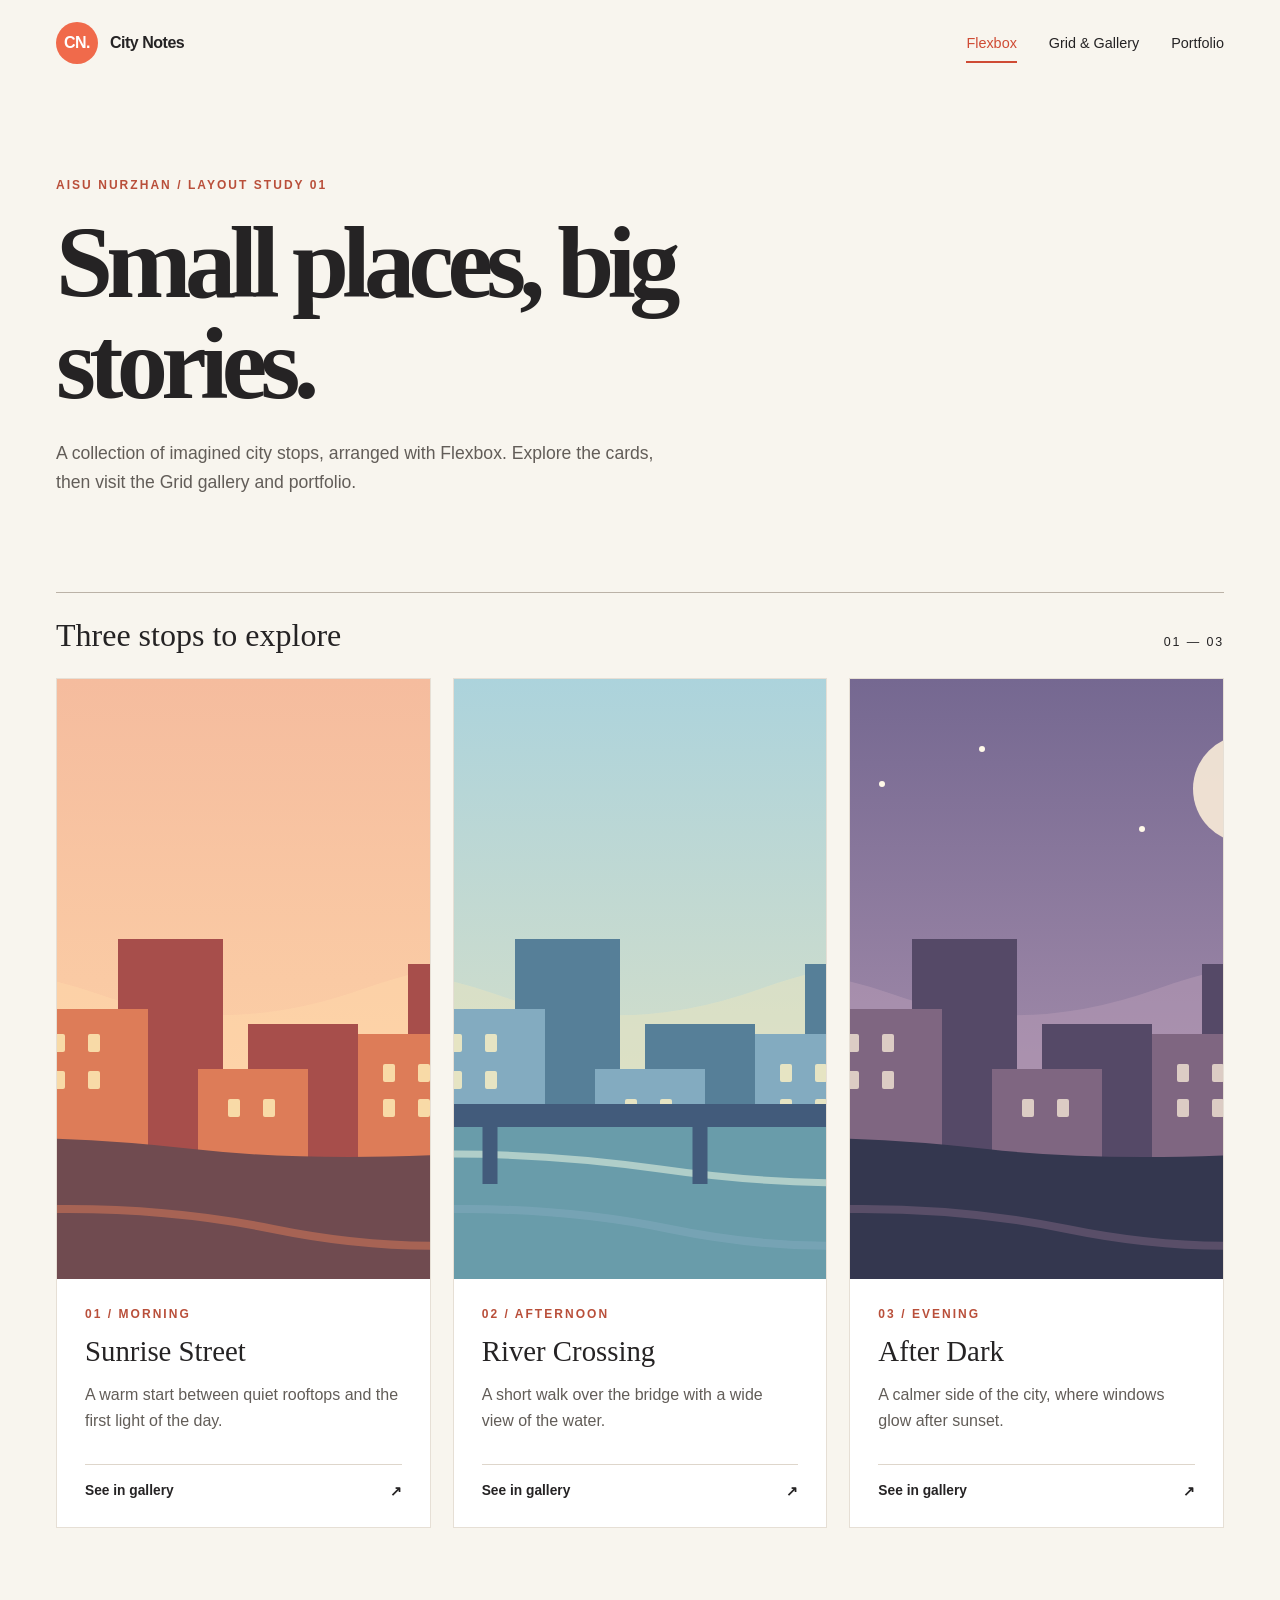
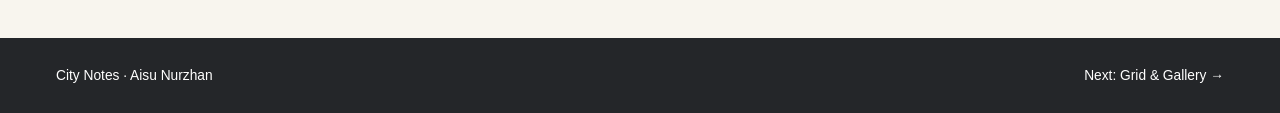
<file: index.html>
<!doctype html>
<html lang="en">
<head>
  <meta charset="utf-8">
  <meta name="viewport" content="width=device-width, initial-scale=1">
  <title>City Notes | Flexbox</title>
  <link rel="stylesheet" href="styles/flex.css">
</head>
<body>
  <header class="site-header">
    <a class="logo" href="index.html" aria-label="City Notes home"><span class="logo-mark">CN.</span> City Notes</a>
    <nav aria-label="Main navigation">
      <ul class="nav-links">
        <li><a aria-current="page" href="index.html">Flexbox</a></li>
        <li><a href="grid.html">Grid &amp; Gallery</a></li>
        <li><a href="portfolio.html">Portfolio</a></li>
      </ul>
    </nav>
  </header>

  <main>
    <section class="intro" aria-labelledby="page-title">
      <p class="eyebrow">Aisu Nurzhan / Layout study 01</p>
      <h1 id="page-title">Small places, big stories.</h1>
      <p>A collection of imagined city stops, arranged with Flexbox. Explore the cards, then visit the Grid gallery and portfolio.</p>
    </section>

    <section class="places" aria-labelledby="places-title">
      <div class="section-heading"><h2 id="places-title">Three stops to explore</h2><span>01 — 03</span></div>
      <div class="card-row">
        <article class="place-card">
          <img src="assets/scene-1.svg" alt="Terracotta buildings beneath a peach sun" width="800" height="600">
          <div class="card-content"><span class="number">01 / Morning</span><h3>Sunrise Street</h3><p>A warm start between quiet rooftops and the first light of the day.</p><a class="card-button" href="grid.html#sunrise-street">See in gallery <span aria-hidden="true">↗</span></a></div>
        </article>
        <article class="place-card">
          <img src="assets/scene-4.svg" alt="Blue river and a bridge between city buildings" width="800" height="600">
          <div class="card-content"><span class="number">02 / Afternoon</span><h3>River Crossing</h3><p>A short walk over the bridge with a wide view of the water.</p><a class="card-button" href="grid.html#river-crossing">See in gallery <span aria-hidden="true">↗</span></a></div>
        </article>
        <article class="place-card">
          <img src="assets/scene-8.svg" alt="Purple evening skyline with a bright moon" width="800" height="600">
          <div class="card-content"><span class="number">03 / Evening</span><h3>After Dark</h3><p>A calmer side of the city, where windows glow after sunset.</p><a class="card-button" href="grid.html#after-dark">See in gallery <span aria-hidden="true">↗</span></a></div>
        </article>
      </div>
    </section>
  </main>
  <footer><span>City Notes · Aisu Nurzhan</span><a href="grid.html">Next: Grid &amp; Gallery →</a></footer>
</body>
</html>
</file>
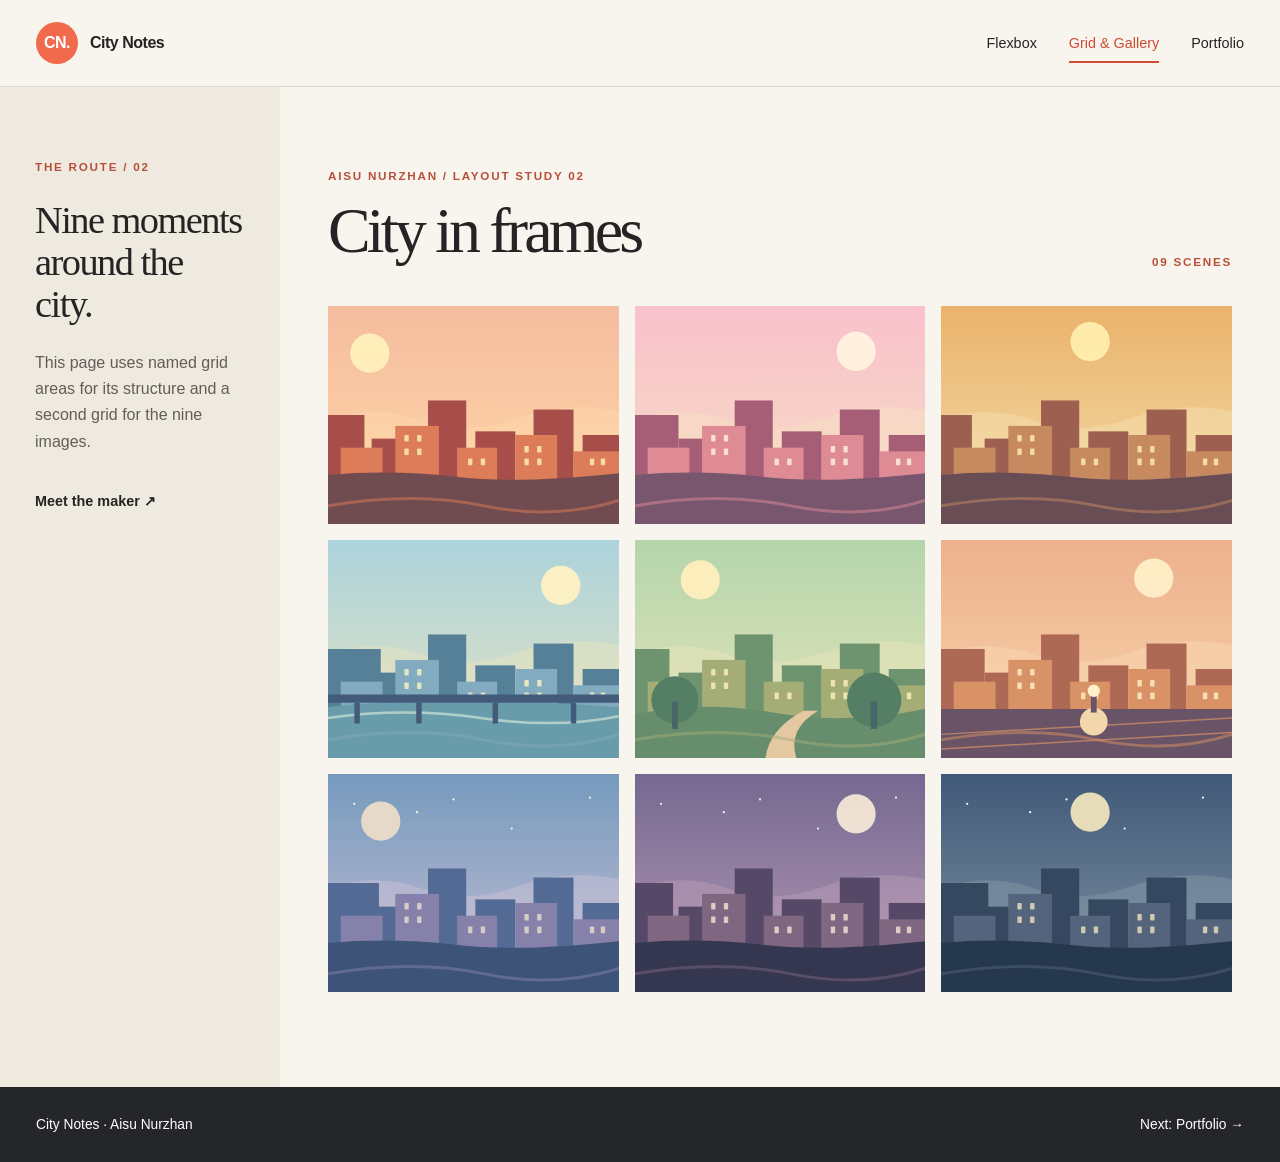
<file: grid.html>
<!doctype html>
<html lang="en">
<head>
  <meta charset="utf-8">
  <meta name="viewport" content="width=device-width, initial-scale=1">
  <title>City Notes | Grid &amp; Gallery</title>
  <link rel="stylesheet" href="styles/grid.css">
</head>
<body>
  <div class="page-grid">
    <header class="site-header">
      <a class="logo" href="index.html" aria-label="City Notes home"><span class="logo-mark">CN.</span> City Notes</a>
      <nav aria-label="Main navigation"><ul class="nav-links"><li><a href="index.html">Flexbox</a></li><li><a aria-current="page" href="grid.html">Grid &amp; Gallery</a></li><li><a href="portfolio.html">Portfolio</a></li></ul></nav>
    </header>

    <aside class="sidebar" aria-labelledby="sidebar-title">
      <span class="side-index">THE ROUTE / 02</span>
      <h2 id="sidebar-title">Nine moments around the city.</h2>
      <p>This page uses named grid areas for its structure and a second grid for the nine images.</p>
      <a href="portfolio.html">Meet the maker ↗</a>
    </aside>

    <main class="main-content">
      <div class="heading"><div><p class="eyebrow">Aisu Nurzhan / Layout study 02</p><h1>City in frames</h1></div><span>09 scenes</span></div>
      <div class="gallery" aria-label="Illustrated city gallery">
        <figure id="sunrise-street" tabindex="0"><img src="assets/scene-1.svg" alt="Terracotta buildings beneath a peach sun" width="800" height="600"><figcaption>01 · Sunrise Street</figcaption></figure>
        <figure tabindex="0"><img src="assets/scene-2.svg" alt="Pink sky above city rooftops" width="800" height="600"><figcaption>02 · Pink Rooftops</figcaption></figure>
        <figure tabindex="0"><img src="assets/scene-3.svg" alt="Golden sky over tall buildings" width="800" height="600"><figcaption>03 · Golden Hour</figcaption></figure>
        <figure id="river-crossing" tabindex="0"><img src="assets/scene-4.svg" alt="Blue river and a bridge between city buildings" width="800" height="600"><figcaption>04 · River Crossing</figcaption></figure>
        <figure tabindex="0"><img src="assets/scene-5.svg" alt="Green park beside a row of houses" width="800" height="600"><figcaption>05 · Park Walk</figcaption></figure>
        <figure tabindex="0"><img src="assets/scene-6.svg" alt="Orange buildings beside a small town square" width="800" height="600"><figcaption>06 · The Square</figcaption></figure>
        <figure tabindex="0"><img src="assets/scene-7.svg" alt="Blue twilight sky behind the skyline" width="800" height="600"><figcaption>07 · Blue Hour</figcaption></figure>
        <figure id="after-dark" tabindex="0"><img src="assets/scene-8.svg" alt="Purple evening skyline with a bright moon" width="800" height="600"><figcaption>08 · After Dark</figcaption></figure>
        <figure tabindex="0"><img src="assets/scene-9.svg" alt="Deep blue night sky above illuminated buildings" width="800" height="600"><figcaption>09 · Night Lights</figcaption></figure>
      </div>
    </main>

    <footer><span>City Notes · Aisu Nurzhan</span><a href="portfolio.html">Next: Portfolio →</a></footer>
  </div>
</body>
</html>
</file>
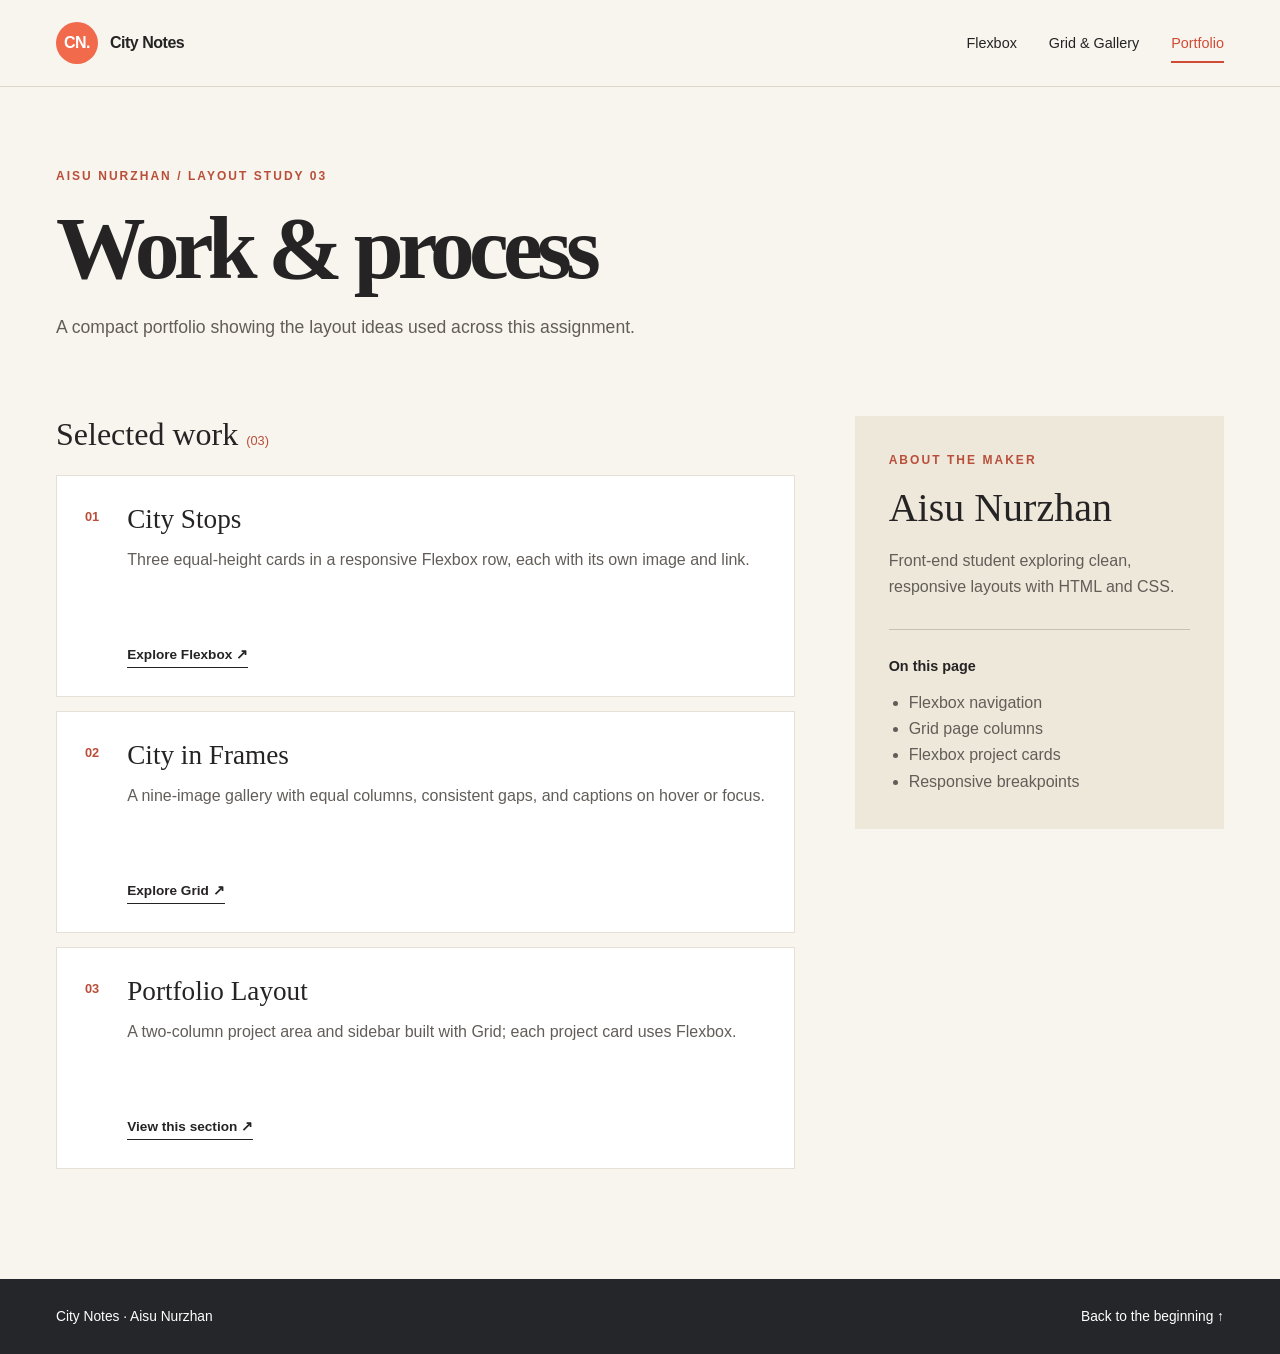
<file: portfolio.html>
<!doctype html>
<html lang="en">
<head>
  <meta charset="utf-8">
  <meta name="viewport" content="width=device-width, initial-scale=1">
  <title>City Notes | Portfolio</title>
  <link rel="stylesheet" href="styles/portfolio.css">
</head>
<body>
  <header class="site-header">
    <a class="logo" href="index.html" aria-label="City Notes home"><span class="logo-mark">CN.</span> City Notes</a>
    <nav aria-label="Main navigation"><ul class="nav-links"><li><a href="index.html">Flexbox</a></li><li><a href="grid.html">Grid &amp; Gallery</a></li><li><a aria-current="page" href="portfolio.html">Portfolio</a></li></ul></nav>
  </header>

  <main>
    <div class="intro"><p class="eyebrow">Aisu Nurzhan / Layout study 03</p><h1>Work &amp; process</h1><p>A compact portfolio showing the layout ideas used across this assignment.</p></div>
    <div class="portfolio-grid">
      <section class="projects" aria-labelledby="projects-title">
        <h2 id="projects-title">Selected work <span>(03)</span></h2>
        <div class="project-list">
          <article class="project-card"><span class="project-number">01</span><div class="project-content"><h3>City Stops</h3><p>Three equal-height cards in a responsive Flexbox row, each with its own image and link.</p><a href="index.html#places-title">Explore Flexbox <span aria-hidden="true">↗</span></a></div></article>
          <article class="project-card"><span class="project-number">02</span><div class="project-content"><h3>City in Frames</h3><p>A nine-image gallery with equal columns, consistent gaps, and captions on hover or focus.</p><a href="grid.html">Explore Grid <span aria-hidden="true">↗</span></a></div></article>
          <article class="project-card"><span class="project-number">03</span><div class="project-content"><h3>Portfolio Layout</h3><p>A two-column project area and sidebar built with Grid; each project card uses Flexbox.</p><a href="#projects-title">View this section <span aria-hidden="true">↗</span></a></div></article>
        </div>
      </section>
      <aside class="about" aria-labelledby="about-title">
        <span class="aside-label">ABOUT THE MAKER</span>
        <h2 id="about-title">Aisu Nurzhan</h2>
        <p>Front-end student exploring clean, responsive layouts with HTML and CSS.</p>
        <div class="divider"></div>
        <h3>On this page</h3>
        <ul><li>Flexbox navigation</li><li>Grid page columns</li><li>Flexbox project cards</li><li>Responsive breakpoints</li></ul>
      </aside>
    </div>
  </main>
  <footer><span>City Notes · Aisu Nurzhan</span><a href="index.html">Back to the beginning ↑</a></footer>
</body>
</html>
</file>
<file: styles/flex.css>
:root {
    font-family: Arial, Helvetica, sans-serif;
    color: #252324;
    background: #f8f5ee;
}

* {
    box-sizing: border-box;
}

html {
    scroll-behavior: smooth;
}

body {
    margin: 0;
}

a {
    color: inherit;
}

img {
    display: block;
    max-width: 100%;
}

.site-header {
    max-width: 1240px;
    margin: auto;
    padding: 22px 36px;
    display: flex;
    justify-content: space-between;
    align-items: center;
    gap: 24px;
}

.logo {
    text-decoration: none;
    font-weight: 700;
    white-space: nowrap;
    letter-spacing: -.03em;
}

.logo-mark {
    display: inline-flex;
    align-items: center;
    justify-content: center;
    background: #f06a4b;
    color: #fff;
    width: 42px;
    height: 42px;
    margin-right: 8px;
    border-radius: 50%;
}

.nav-links {
    display: flex;
    align-items: center;
    gap: 32px;
    list-style: none;
    margin: 0;
    padding: 0;
}

.nav-links a {
    text-decoration: none;
    font-size: .9rem;
    padding: 10px 0;
}

.nav-links a:hover, .nav-links a[aria-current] {
    color: #cf4b34;
    border-bottom: 2px solid #cf4b34;
}

.intro, .places {
    max-width: 1240px;
    margin: auto;
    padding-left: 36px;
    padding-right: 36px;
}

.intro {
    padding-top: 80px;
    padding-bottom: 78px;
    max-width: 1240px;
}

.eyebrow, .number {
    font-size: .75rem;
    font-weight: 700;
    letter-spacing: .17em;
    text-transform: uppercase;
    color: #b94f3a;
}

.intro h1 {
    font-family: Georgia, serif;
    font-size: clamp(3.5rem, 8vw, 7.4rem);
    letter-spacing: -.065em;
    line-height: .99;
    max-width: 790px;
    margin: 20px 0 24px;
}

.intro>p:last-child {
    font-size: 1.1rem;
    line-height: 1.65;
    max-width: 600px;
    color: #625d58;
}

.places {
    padding-bottom: 110px;
}

.section-heading {
    display: flex;
    justify-content: space-between;
    align-items: baseline;
    gap: 20px;
    border-top: 1px solid #bbb2a7;
    padding: 24px 0;
}

.section-heading h2 {
    font-family: Georgia, serif;
    font-weight: 400;
    font-size: 2rem;
    margin: 0;
}

.section-heading span {
    font-size: .78rem;
    letter-spacing: .15em;
}

.card-row {
    display: flex;
    align-items: stretch;
    gap: 22px;
}

.place-card {
    flex: 1 1 0;
    min-width: 0;
    display: flex;
    flex-direction: column;
    background: #fff;
    border: 1px solid #e6dfd5;
    transition: transform .2s, box-shadow .2s;
}

.place-card:hover {
    transform: translateY(-6px);
    box-shadow: 0 18px 30px #32261c18;
}

.place-card img {
    width: 100%;
    aspect-ratio: 4/3;
    object-fit: cover;
}

.card-content {
    display: flex;
    flex-direction: column;
    flex: 1;
    padding: 28px;
}

.card-content h3 {
    font-family: Georgia, serif;
    font-size: 1.8rem;
    font-weight: 400;
    margin: 14px 0;
}

.card-content p {
    line-height: 1.6;
    color: #625d58;
    margin: 0 0 30px;
}

.card-button {
    margin-top: auto;
    display: flex;
    justify-content: space-between;
    align-items: center;
    border-top: 1px solid #ded6cb;
    padding-top: 18px;
    font-size: .86rem;
    font-weight: 700;
    text-decoration: none;
}

.card-button:hover {
    color: #cf4b34;
}

footer {
    background: #242629;
    color: #fff;
    display: flex;
    justify-content: space-between;
    gap: 20px;
    padding: 30px max(36px, calc((100vw - 1168px)/2));
    font-size: .86rem;
}

footer a {
    text-decoration: none;
}

footer a:hover {
    text-decoration: underline;
}

:focus-visible {
    outline: 3px solid #df6346;
    outline-offset: 4px;
}

@media(max-width:800px) {
    .card-row {
        flex-wrap: wrap;
    }
    .place-card {
        flex: 1 1 calc(50% - 22px);
    }
}

@media(max-width:600px) {
    .site-header {
        padding: 20px;
        flex-wrap: wrap;
    }
    .nav-links {
        gap: 16px;
        flex-wrap: wrap;
    }
    .nav-links a {
        font-size: .78rem;
    }
    .intro, .places {
        padding-left: 20px;
        padding-right: 20px;
    }
    .intro {
        padding-top: 55px;
        padding-bottom: 55px;
    }
    .intro h1 {
        font-size: 3.8rem;
    }
    .place-card {
        flex-basis: 100%;
    }
    footer {
        padding: 28px 20px;
        flex-wrap: wrap;
    }
}
</file>
<file: styles/grid.css>
:root {
    font-family: Arial, Helvetica, sans-serif;
    color: #252324;
    background: #f8f5ee;
}

* {
    box-sizing: border-box;
}

body {
    margin: 0;
}

a {
    color: inherit;
}

img {
    display: block;
    max-width: 100%;
}

.page-grid {
    min-height: 100vh;
    display: grid;
    grid-template-columns: minmax(210px, 280px) minmax(0, 1fr);
    grid-template-rows: auto 1fr auto;
    grid-template-areas: "header header" "sidebar main" "footer footer";
}

.site-header {
    grid-area: header;
    display: flex;
    justify-content: space-between;
    align-items: center;
    gap: 24px;
    padding: 22px max(36px, calc((100vw - 1250px)/2));
    border-bottom: 1px solid #ddd5ca;
}

.logo {
    text-decoration: none;
    font-weight: 700;
    white-space: nowrap;
    letter-spacing: -.03em;
}

.logo-mark {
    display: inline-flex;
    align-items: center;
    justify-content: center;
    background: #f06a4b;
    color: #fff;
    width: 42px;
    height: 42px;
    margin-right: 8px;
    border-radius: 50%;
}

.nav-links {
    display: flex;
    align-items: center;
    gap: 32px;
    list-style: none;
    margin: 0;
    padding: 0;
}

.nav-links a {
    text-decoration: none;
    font-size: .9rem;
    padding: 10px 0;
}

.nav-links a:hover, .nav-links a[aria-current] {
    color: #cf4b34;
    border-bottom: 2px solid #cf4b34;
}

.sidebar {
    grid-area: sidebar;
    background: #efeadf;
    padding: 70px 35px;
}

.side-index, .eyebrow, .heading>span {
    font-size: .73rem;
    letter-spacing: .15em;
    font-weight: 700;
    text-transform: uppercase;
    color: #b94f3a;
}

.sidebar h2 {
    font-family: Georgia, serif;
    font-size: 2.4rem;
    line-height: 1.1;
    font-weight: 400;
    letter-spacing: -.04em;
    margin: 24px 0;
}

.sidebar p {
    line-height: 1.65;
    color: #625d58;
}

.sidebar a {
    display: inline-block;
    margin-top: 22px;
    font-size: .9rem;
    font-weight: 700;
    text-decoration: none;
}

.sidebar a:hover {
    color: #b94f3a;
}

.main-content {
    grid-area: main;
    min-width: 0;
    max-width: 1300px;
    width: 100%;
    padding: 70px 48px 95px;
}

.heading {
    display: flex;
    align-items: end;
    justify-content: space-between;
    gap: 20px;
    margin-bottom: 38px;
}

.heading h1 {
    font-family: Georgia, serif;
    font-weight: 400;
    font-size: clamp(3rem, 5vw, 5rem);
    letter-spacing: -.06em;
    margin: 12px 0 0;
}

.gallery {
    display: grid;
    grid-template-columns: repeat(3, minmax(0, 1fr));
    grid-template-rows: repeat(3, minmax(0, 1fr));
    gap: 16px;
}

.gallery figure {
    position: relative;
    overflow: hidden;
    margin: 0;
    aspect-ratio: 4/3;
    background: #ddd;
    outline-offset: 3px;
}

.gallery img {
    width: 100%;
    height: 100%;
    object-fit: cover;
    transition: transform .25s;
}

.gallery figcaption {
    position: absolute;
    inset: auto 0 0;
    color: white;
    padding: 30px 16px 15px;
    background: linear-gradient(transparent, #161619c9);
    font-size: .86rem;
    font-weight: 700;
    opacity: 0;
    transform: translateY(8px);
    transition: opacity .2s, transform .2s;
}

.gallery figure:hover img, .gallery figure:focus img {
    transform: scale(1.055);
}

.gallery figure:hover figcaption, .gallery figure:focus figcaption {
    opacity: 1;
    transform: none;
}

footer {
    grid-area: footer;
    background: #242629;
    color: #fff;
    display: flex;
    justify-content: space-between;
    gap: 20px;
    padding: 30px 36px;
    font-size: .86rem;
}

footer a {
    text-decoration: none;
}

footer a:hover {
    text-decoration: underline;
}

:focus-visible {
    outline: 3px solid #df6346;
    outline-offset: 4px;
}

@media(hover:none) {
    .gallery figcaption {
        opacity: 1;
        transform: none;
    }
}

@media(max-width:900px) {
    .page-grid {
        grid-template-columns: 1fr;
        grid-template-areas: "header" "sidebar" "main" "footer";
    }
    .sidebar {
        padding: 35px;
    }
    .sidebar h2 {
        max-width: 600px;
    }
    .main-content {
        padding: 45px 35px 70px;
    }
}

@media(max-width:600px) {
    .site-header {
        padding: 20px;
        flex-wrap: wrap;
    }
    .nav-links {
        gap: 16px;
        flex-wrap: wrap;
    }
    .nav-links a {
        font-size: .78rem;
    }
    .sidebar {
        padding: 35px 20px;
    }
    .main-content {
        padding: 40px 20px 65px;
    }
    .gallery {
        grid-template-columns: repeat(2, minmax(0, 1fr));
        grid-template-rows: auto;
        gap: 10px;
    }
    .heading h1 {
        font-size: 3rem;
    }
    .heading>span {
        display: none;
    }
    footer {
        padding: 28px 20px;
        flex-wrap: wrap;
    }
}

@media(max-width:390px) {
    .gallery {
        grid-template-columns: 1fr;
    }
}
</file>
<file: styles/portfolio.css>
:root {
    font-family: Arial, Helvetica, sans-serif;
    color: #252324;
    background: #f8f5ee;
}

* {
    box-sizing: border-box;
}

body {
    margin: 0;
    min-height: 100vh;
    display: flex;
    flex-direction: column;
}

a {
    color: inherit;
}

.site-header {
    width: 100%;
    display: flex;
    justify-content: space-between;
    align-items: center;
    gap: 24px;
    padding: 22px max(36px, calc((100vw - 1168px)/2));
    border-bottom: 1px solid #ddd5ca;
}

.logo {
    text-decoration: none;
    font-weight: 700;
    white-space: nowrap;
    letter-spacing: -.03em;
}

.logo-mark {
    display: inline-flex;
    align-items: center;
    justify-content: center;
    background: #f06a4b;
    color: #fff;
    width: 42px;
    height: 42px;
    margin-right: 8px;
    border-radius: 50%;
}

.nav-links {
    display: flex;
    align-items: center;
    gap: 32px;
    list-style: none;
    margin: 0;
    padding: 0;
}

.nav-links a {
    text-decoration: none;
    font-size: .9rem;
    padding: 10px 0;
}

.nav-links a:hover, .nav-links a[aria-current] {
    color: #cf4b34;
    border-bottom: 2px solid #cf4b34;
}

main {
    max-width: 1240px;
    width: 100%;
    margin: auto;
    padding: 70px 36px 110px;
    flex: 1;
}

.eyebrow, .aside-label {
    font-size: .75rem;
    letter-spacing: .17em;
    font-weight: 700;
    color: #b94f3a;
    text-transform: uppercase;
}

.intro h1 {
    font-family: Georgia, serif;
    font-size: clamp(3.5rem, 7vw, 6.7rem);
    line-height: 1;
    letter-spacing: -.065em;
    margin: 20px 0;
}

.intro>p:last-child {
    color: #625d58;
    line-height: 1.6;
    font-size: 1.1rem;
}

.portfolio-grid {
    display: grid;
    grid-template-columns: minmax(0, 2fr) minmax(240px, 1fr);
    align-items: start;
    gap: 60px;
    margin-top: 75px;
}

.projects h2 {
    font-family: Georgia, serif;
    font-size: 2rem;
    font-weight: 400;
    margin: 0 0 22px;
}

.projects h2 span {
    font-family: Arial, sans-serif;
    font-size: .8rem;
    color: #b94f3a;
}

.project-list {
    display: grid;
    gap: 14px;
}

.project-card {
    display: flex;
    gap: 28px;
    background: #fff;
    border: 1px solid #e6dfd5;
    padding: 28px;
}

.project-number {
    color: #b94f3a;
    font-size: .8rem;
    font-weight: 700;
    padding-top: 5px;
}

.project-content {
    display: flex;
    flex-direction: column;
    align-items: flex-start;
    min-height: 164px;
}

.project-content h3 {
    font-family: Georgia, serif;
    font-size: 1.7rem;
    font-weight: 400;
    margin: 0 0 12px;
}

.project-content p {
    color: #625d58;
    line-height: 1.6;
    margin: 0 0 20px;
}

.project-content a {
    margin-top: auto;
    text-decoration: none;
    font-size: .85rem;
    font-weight: 700;
    border-bottom: 1px solid #252324;
    padding-bottom: 5px;
}

.project-content a:hover {
    color: #b94f3a;
    border-color: #b94f3a;
}

.about {
    background: #eee8db;
    padding: 34px;
}

.about h2 {
    font-family: Georgia, serif;
    font-size: 2.5rem;
    line-height: 1.1;
    font-weight: 400;
    margin: 18px 0;
}

.about p, .about li {
    color: #625d58;
    line-height: 1.65;
}

.divider {
    border-top: 1px solid #c9bfb2;
    margin: 28px 0;
}

.about h3 {
    font-size: .9rem;
}

.about ul {
    padding-left: 20px;
    margin-bottom: 0;
}

footer {
    background: #242629;
    color: #fff;
    display: flex;
    justify-content: space-between;
    gap: 20px;
    padding: 30px max(36px, calc((100vw - 1168px)/2));
    font-size: .86rem;
}

footer a {
    text-decoration: none;
}

footer a:hover {
    text-decoration: underline;
}

:focus-visible {
    outline: 3px solid #df6346;
    outline-offset: 4px;
}

@media(max-width:800px) {
    .portfolio-grid {
        grid-template-columns: 1fr;
        gap: 32px;
    }
    .about {
        max-width: 600px;
    }
}

@media(max-width:600px) {
    .site-header {
        padding: 20px;
        flex-wrap: wrap;
    }
    .nav-links {
        gap: 16px;
        flex-wrap: wrap;
    }
    .nav-links a {
        font-size: .78rem;
    }
    main {
        padding: 55px 20px 75px;
    }
    .portfolio-grid {
        margin-top: 55px;
    }
    .project-card {
        padding: 20px;
        gap: 16px;
    }
    .project-content {
        min-height: 0;
    }
    footer {
        padding: 28px 20px;
        flex-wrap: wrap;
    }
}
</file>
